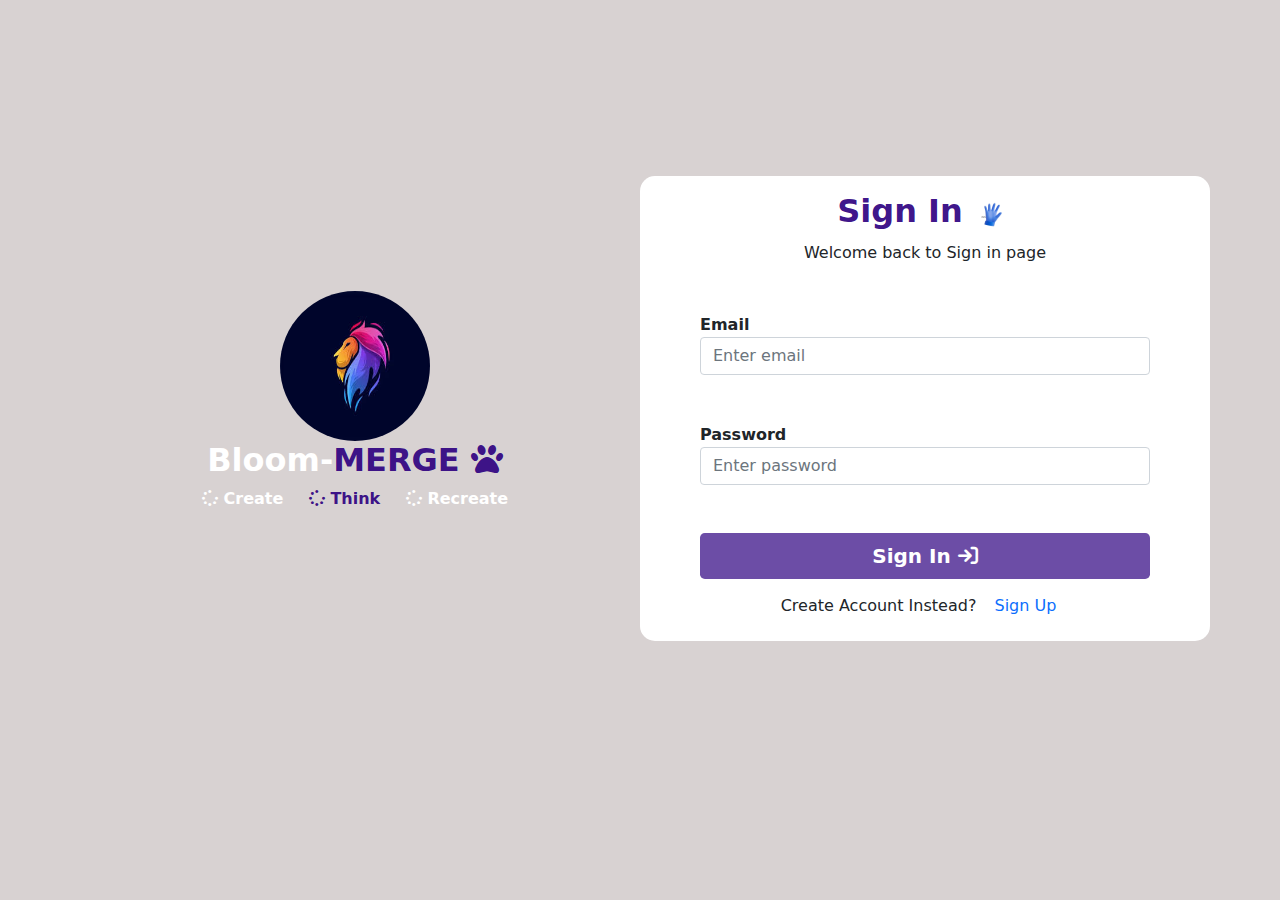
<file: index.html>
<!DOCTYPE html>
<html>
  <head>
    <meta charset="UTF-8" />
    <meta name="viewport" content="width=device-width, initial-scale=1.0" />
    <title>Signup</title>
    <link rel="stylesheet" href="Styling/index.css" />
    <link rel="stylesheet" href="utils/css/bootstrap.min.css" />
    <link rel="stylesheet" href="Fonts/css/fontawesome.min.css" />
    <link rel="stylesheet" href="Fonts/css/all.css" />
  </head>

  <body>
    <div class="container position-relative" id="div-message">
      <div class="text-start position-absolute end-0" id="div-sub-message">
        <p id="txt-message">
          &nbsp;&nbsp;&nbsp;&nbsp;
          <b id="error-message"> &nbsp;&nbsp;Message</b>
          <img
            width="30px"
            height="30px"
            class="rounded-circle"
            id="error-icon"
          />
        </p>
      </div>
    </div>

    <!-- horizontal alignment -->
    <div class="container text-center" id="div-signIn">
      <!-- vertical alignment -->
      <div class="row align-items-center" id="div-signIn-row">
        <div class="col-sm" id="div-signIn-img">
          <img
            src="Images/logo1.jpg"
            class="rounded-circle"
            width="150px"
            height="150px"
          />
          <h2 class="text-dark" id="txt-signIn">
            <b
              ><span id="txt-bloom">Bloom-</span
              ><span id="txt-merge">MERGE</span> <i class="fas fa-paw"></i
            ></b>
          </h2>
          <p id="txt-logo-title">
            <span id="txt-create"
              ><i class="fas fa-spinner fa-pulse"></i> Create </span
            ><span id="txt-think">
              <i class="fas fa-spinner fa-pulse"></i> Think</span
            ><span id="txt-recreate">
              <i class="fas fa-spinner fa-pulse"></i> Recreate</span
            >
          </p>
        </div>
        <div class="col-sm" id="div-signIn-form">
          <div class="container text-center mt-3">
            <h2 class="text-dark" id="txt-signIn">
              <b>Sign In</b
              ><img src="Images/gif1.gif" width="50px" height="40px" />
            </h2>
            <p>Welcome back to Sign in page</p>
          </div>
          <div class="container text-center mt-5" id="div-form">
            <div class="container text-start mt-5" id="div-form-content1">
              <label><b>Email</b></label>
              <input
                type="email"
                class="form-control"
                placeholder="Enter email"
                id="txt-email"
              />
            </div>
            <div class="container text-start mt-5" id="div-form-content2">
              <label><b>Password</b></label>
              <input
                type="password"
                class="form-control"
                placeholder="Enter password"
                id="txt-password"
              />
            </div>
            <div class="container text-center mt-5" id="div-form-content3">
              <button class="btn btn-dark btn-lg" id="btn-signIn">
                <b>Sign In <i class="fas fa-sign-in"></i></b>
              </button>
            </div>

            <div class="container text-center mt-2" id="div-form-content4">
              <p>
                Create Account Instead?
                <a href="loading.html">
                  <button class="btn btn-link" id="btn-signUp">Sign Up</button>
                </a>
              </p>
            </div>
          </div>
        </div>
      </div>
    </div>
  </body>

  <script src="Js/index.js"></script>
</html>
</file>
<file: Styling/index.css>
body {
  background-color: rgba(177, 164, 164, 0.493) !important;
  font-family: Impact, Haettenschweiler, "Arial Narrow Bold", sans-serif;
}

* {
  box-sizing: 0px;
  margin: 0px;
  border: 0px;
}

#txt-message {
  color: white;
  padding-top: 13px;
}

#div-sub-message {
  width: 200px;
  height: 50px;
  border-radius: 7px;
  background-color: mediumseagreen;
}

#div-message {
  padding-top: 10px;
  /* border: solid 1px black; */
}

#div-signIn {
  margin-top: 13%;
}

#btn-signIn {
  width: 100%;
  background-color: rgba(45, 0, 128, 0.699);
  border: 0px;
}

#btn-signIn:hover {
  background-color: rgba(45, 0, 128, 0.932);
}

#div-signIn-form {
  background-color: white;
  border-radius: 15px;
}

#btn-signUp {
  text-decoration: none;
}

#btn-signUp:hover {
  text-decoration: underline;
}

#txt-signIn b {
  color: rgba(45, 0, 128, 0.932);
}

#txt-merge {
  color: white;
}

#txt-merge1 {
  color: Grey;
}

#txt-bloom {
  color: rgba(45, 0, 128, 0.932);
}

#txt-logo-title span {
  padding: 10px;
  font-weight: bold;
}

#txt-create {
  color: white;
}

#txt-think {
  color: rgba(45, 0, 128, 0.932);
}

#txt-recreate {
  color: white;
}

#div-main-loading {
  width: 50%;
  margin-top: 20%;
}

#div-loading {
  border: solid 0.5px white;
  background-color: rgba(45, 0, 128, 0.932);
  height: 25px;
  border-radius: 15px;
}

#div-loading p {
  font-size: 0px;
}

.text-end b {
  color: white;
}

header {
  background-color: white;
  border-bottom: solid 1px rgba(45, 0, 128, 0.932);
}
</file>
